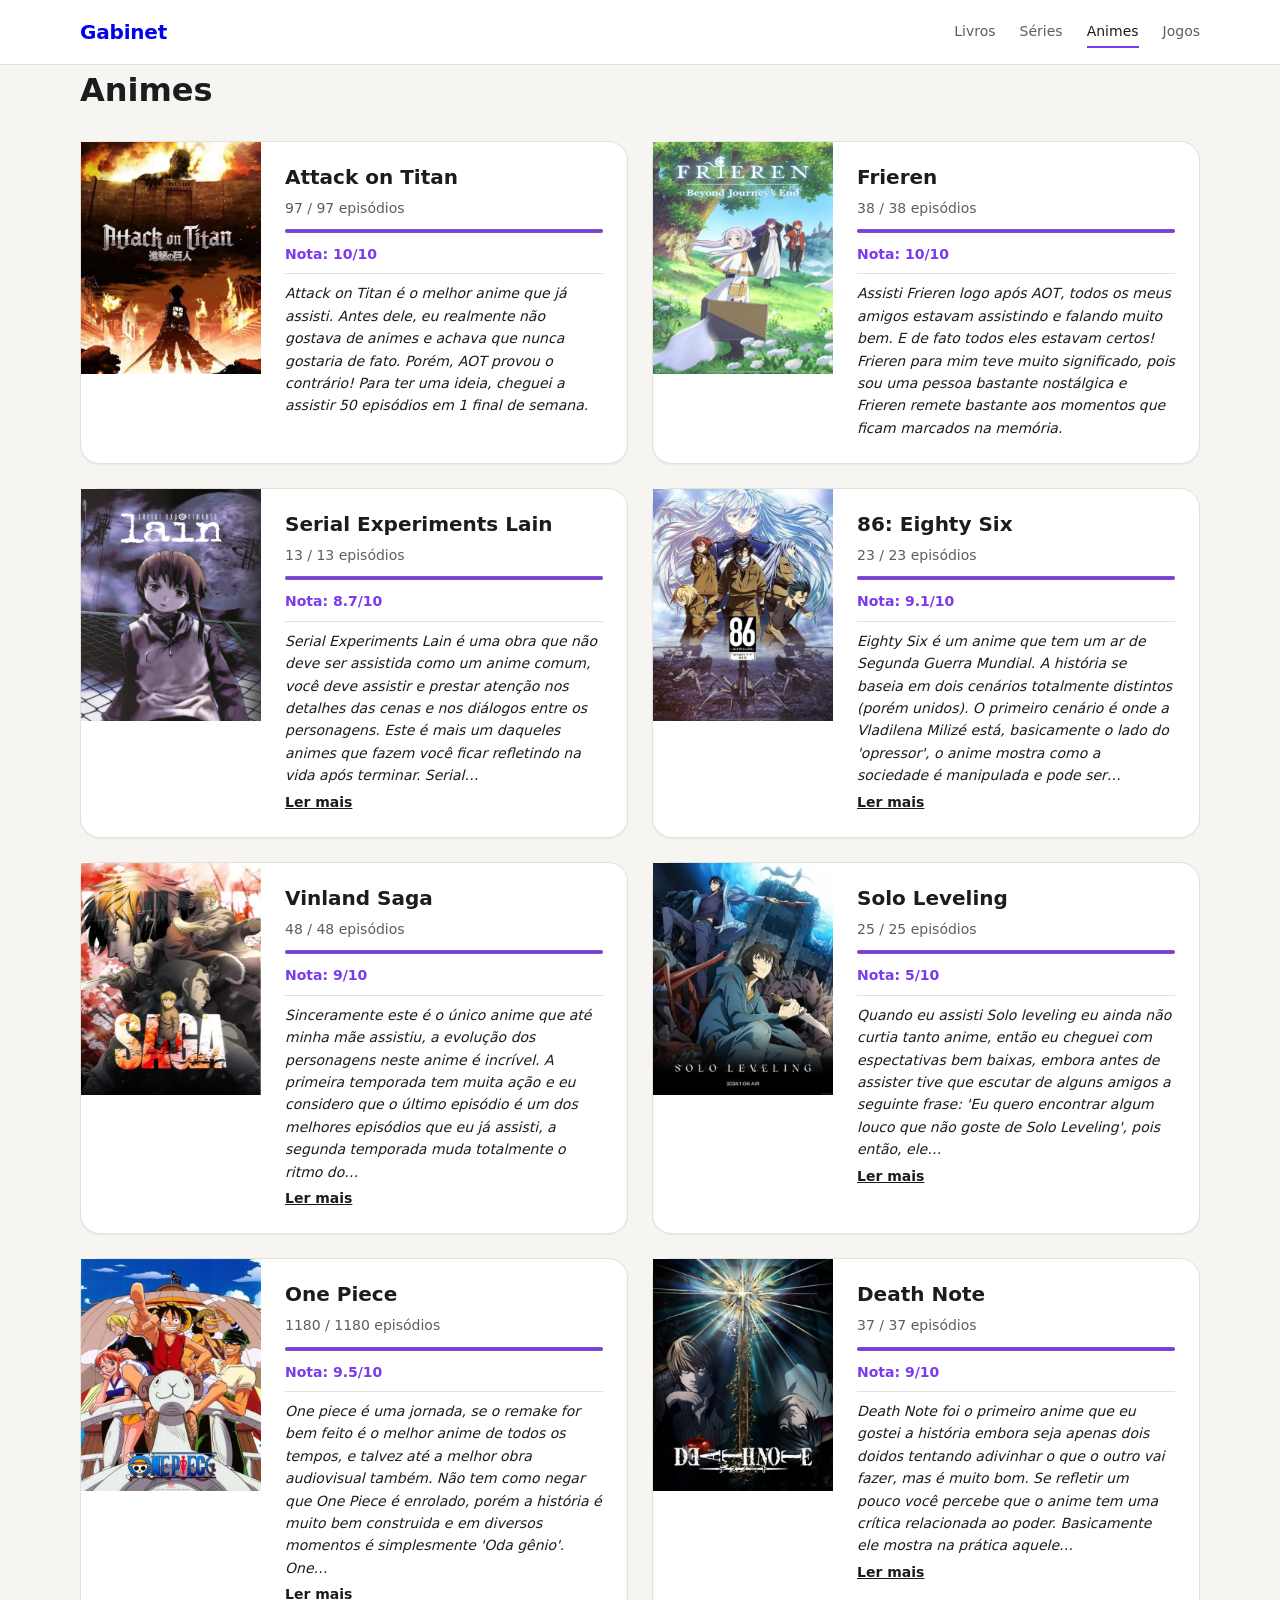
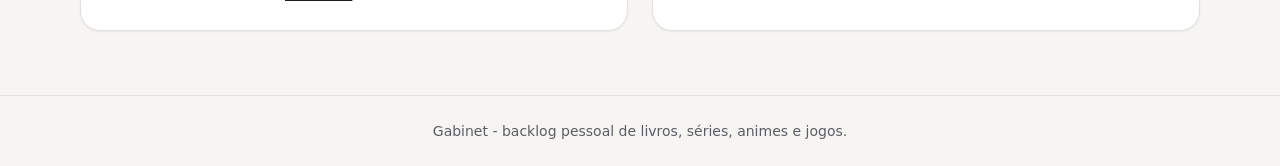
<file: pages/animes/animes.html>
<!DOCTYPE html>
<html lang="pt-BR" class="is-loading">
<head>
  <meta charset="UTF-8">
  <meta name="viewport" content="width=device-width, initial-scale=1">
  <title>Animes · Gabinet</title>
  <link rel="stylesheet" href="../../root.css">
  <link rel="stylesheet" href="../layout.css">
  <link rel="stylesheet" href="animes.css">
  <noscript><style>.is-loading body { visibility: visible; }</style></noscript>
  <script type="module" src="animes.js"></script>
</head>
<body>
  <div id="header"></div>

  <main id="conteudo" class="page">
    <h1>Animes</h1>
    <ul id="anime-list" class="anime-list"></ul>
  </main>

  <div id="footer"></div>
</body>
</html>
</file>
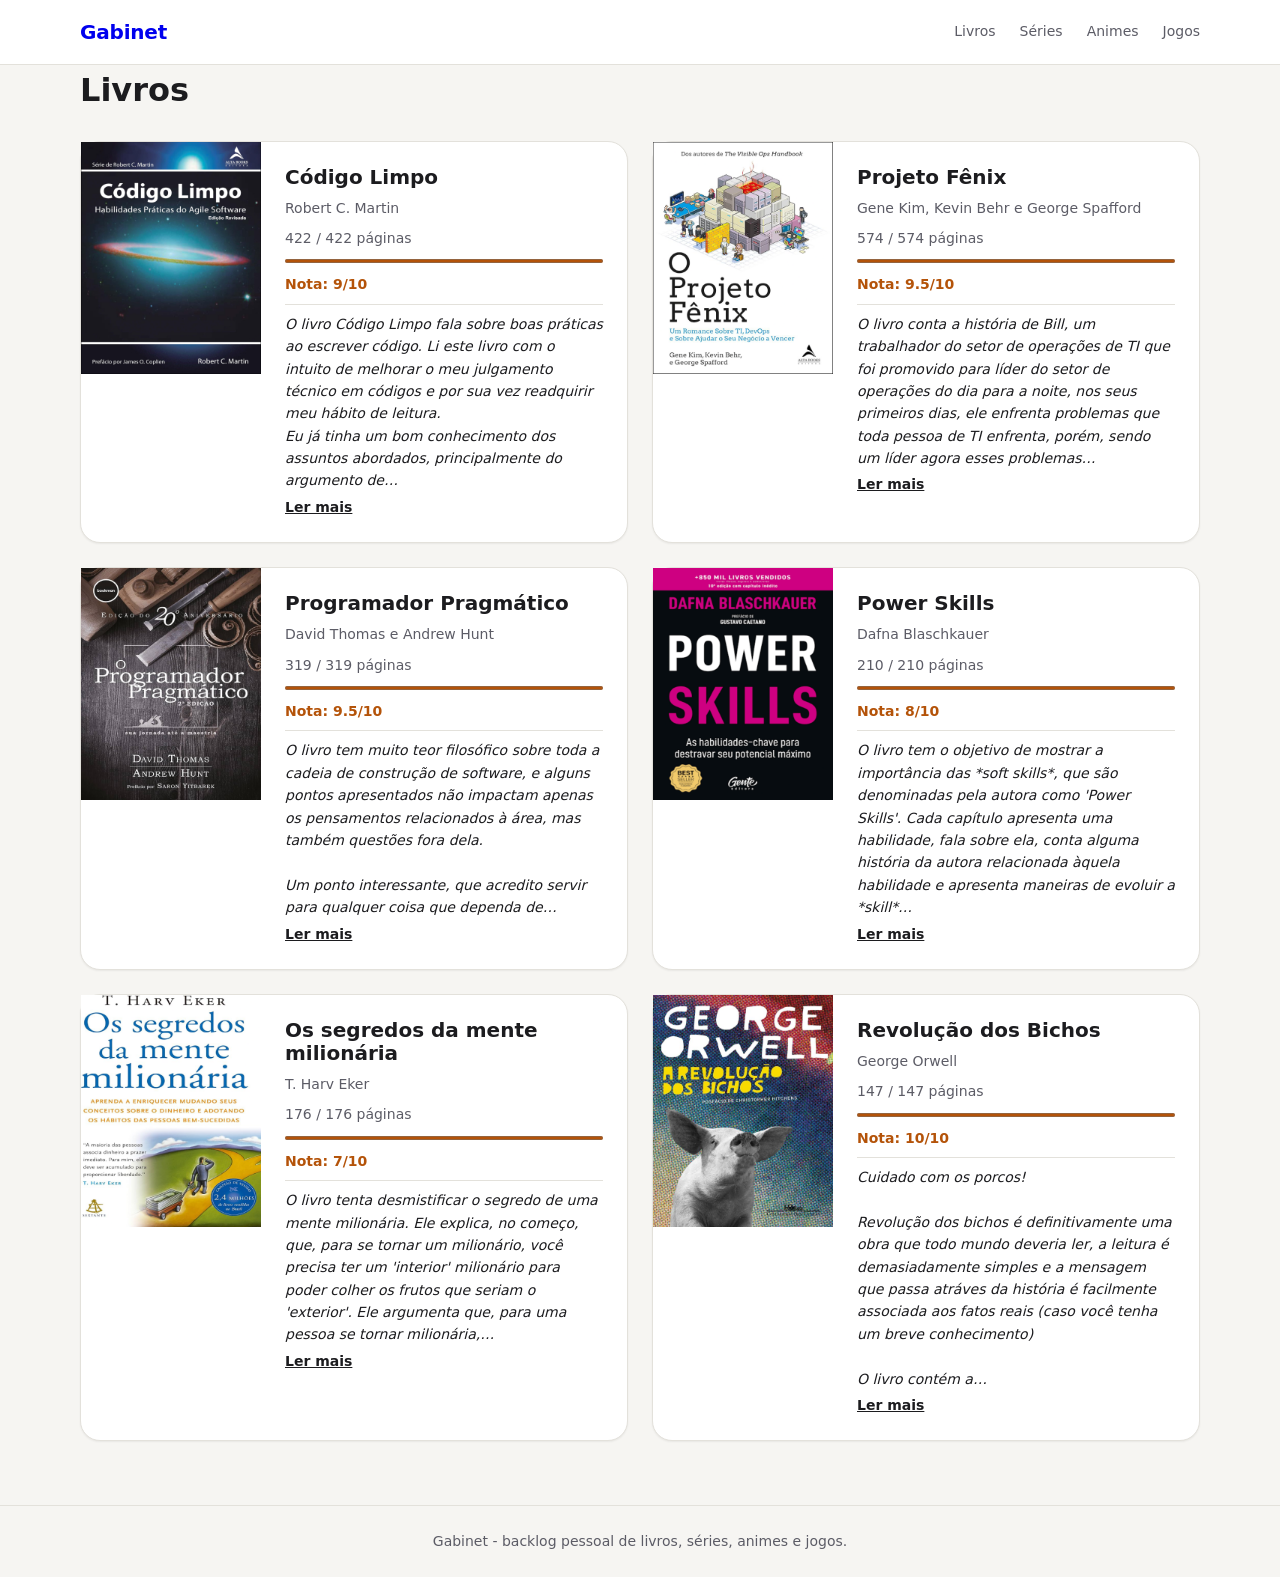
<file: pages/books/books.html>
<!DOCTYPE html>
<html lang="pt-BR" class="is-loading">
<head>
  <meta charset="UTF-8">
  <meta name="viewport" content="width=device-width, initial-scale=1">
  <title>Livros · Gabinet</title>
  <link rel="stylesheet" href="../../root.css">
  <link rel="stylesheet" href="../layout.css">
  <link rel="stylesheet" href="books.css">
  <noscript><style>.is-loading body { visibility: visible; }</style></noscript>
  <script type="module" src="books.js"></script>
</head>
<body>
  <div id="header"></div>

  <main id="conteudo" class="page">
    <h1>Livros</h1>
    <ul id="livros-list" class="livros-list"></ul>
  </main>

  <div id="footer"></div>
</body>
</html>
</file>
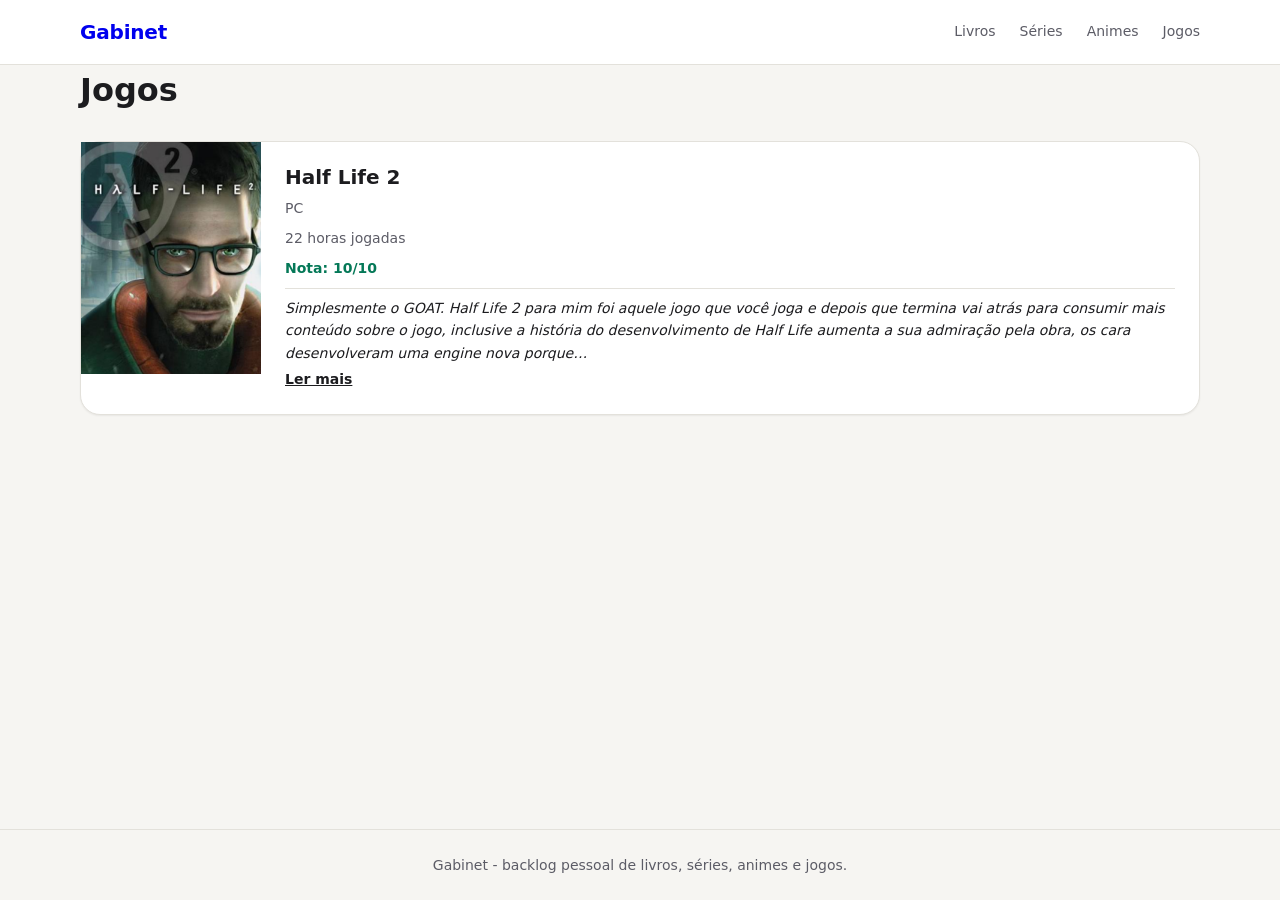
<file: pages/games/games.html>
<!DOCTYPE html>
<html lang="pt-BR" class="is-loading">
<head>
  <meta charset="UTF-8">
  <meta name="viewport" content="width=device-width, initial-scale=1">
  <title>Jogos · Gabinet</title>
  <link rel="stylesheet" href="../../root.css">
  <link rel="stylesheet" href="../layout.css">
  <link rel="stylesheet" href="games.css">
  <noscript><style>.is-loading body { visibility: visible; }</style></noscript>
  <script type="module" src="games.js"></script>
</head>
<body>
  <div id="header"></div>

  <main id="conteudo" class="page">
    <h1>Jogos</h1>
    <ul id="jogos-list" class="jogos-list"></ul>
  </main>

  <div id="footer"></div>
</body>
</html>
</file>
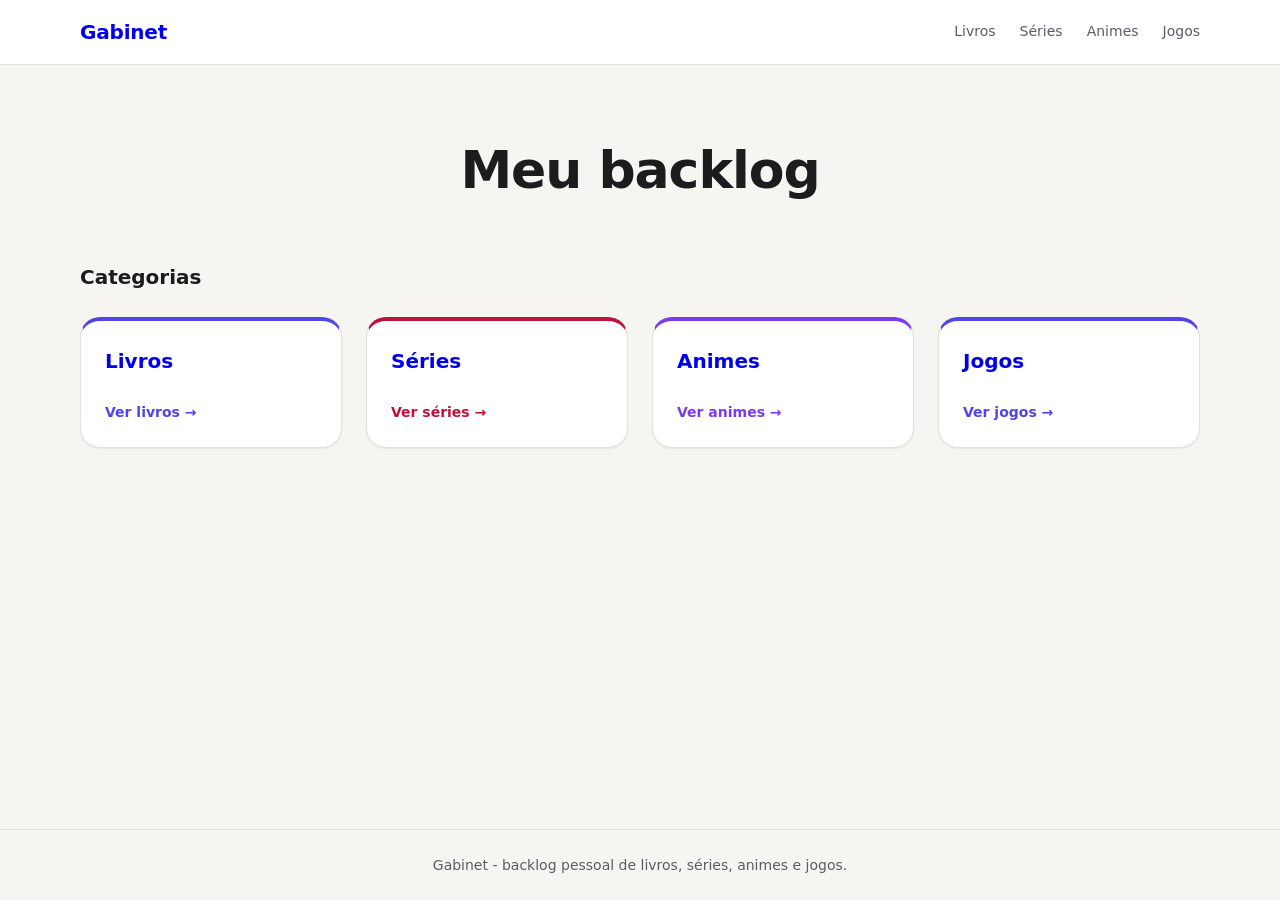
<file: pages/home/home.html>
<!DOCTYPE html>
<html lang="pt-BR" class="is-loading">
<head>
  <meta charset="UTF-8">
  <meta name="viewport" content="width=device-width, initial-scale=1">
  <title>Gabinet</title>
  <link rel="stylesheet" href="../../root.css">
  <link rel="stylesheet" href="../layout.css">
  <link rel="stylesheet" href="home.css">
  <noscript><style>.is-loading body { visibility: visible; }</style></noscript>
  <script type="module" src="home.js"></script>
</head>
<body>
  <div id="header"></div>

  <main id="conteudo" class="page">
    <section class="hero">
      <h1 class="hero__title">Meu backlog</h1>
    </section>

    <section class="categories" aria-labelledby="categorias-titulo">
      <h2 id="categorias-titulo" class="categories__title">Categorias</h2>
      <ul id="category-list" class="category-list"></ul>
    </section>
  </main>

  <div id="footer"></div>
</body>
</html>
</file>
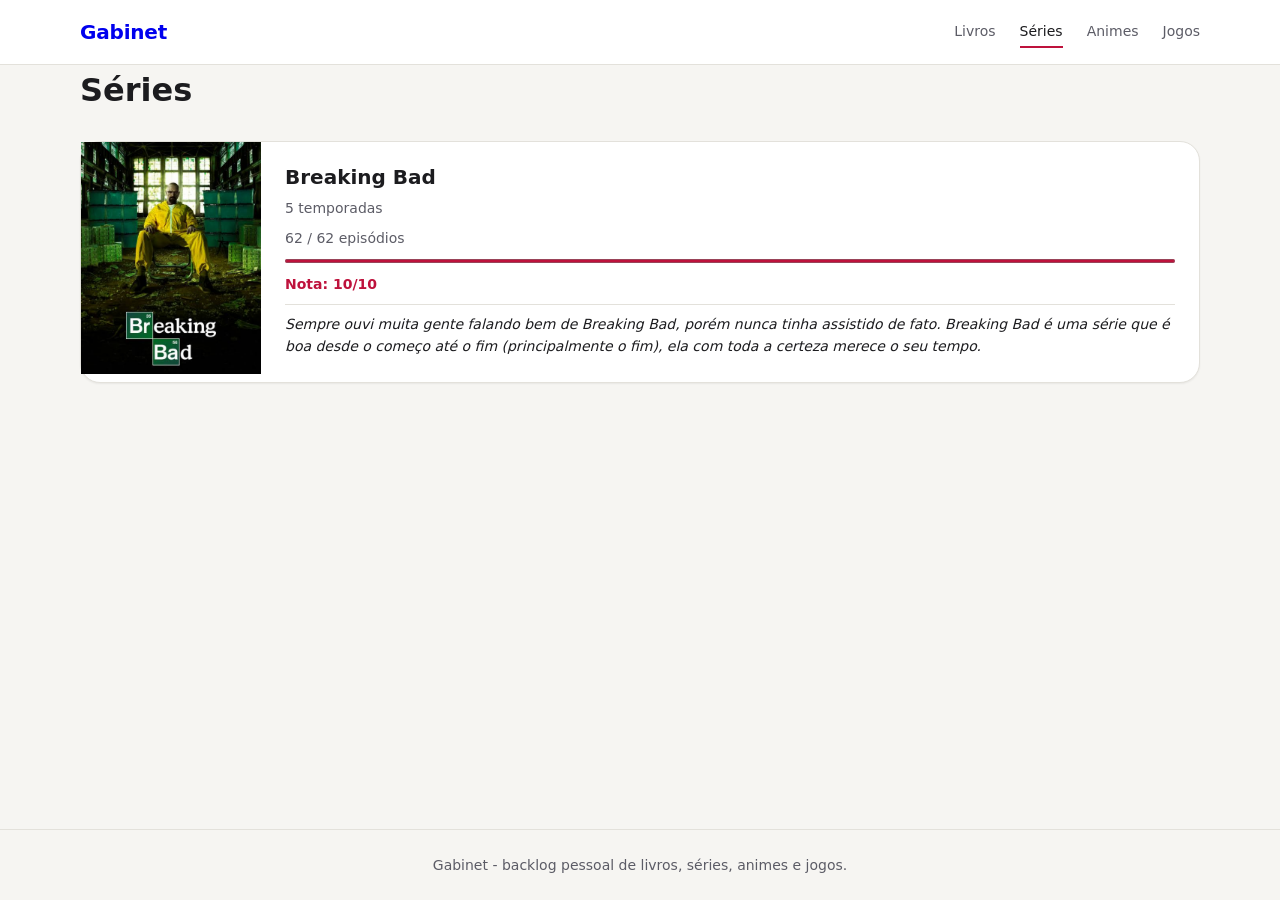
<file: pages/series/series.html>
<!DOCTYPE html>
<html lang="pt-BR" class="is-loading">
<head>
  <meta charset="UTF-8">
  <meta name="viewport" content="width=device-width, initial-scale=1">
  <title>Séries · Gabinet</title>
  <link rel="stylesheet" href="../../root.css">
  <link rel="stylesheet" href="../layout.css">
  <link rel="stylesheet" href="series.css">
  <noscript><style>.is-loading body { visibility: visible; }</style></noscript>
  <script type="module" src="series.js"></script>
</head>
<body>
  <div id="header"></div>

  <main id="conteudo" class="page">
    <h1>Séries</h1>
    <ul id="series-list" class="series-list"></ul>
  </main>

  <div id="footer"></div>
</body>
</html>
</file>
<file: root.css>
:root {
  color-scheme: light dark;

  /* Cores */
  --color-bg: #f6f5f2;
  --color-surface: #ffffff;
  --color-text: #1c1c1f;
  --color-text-muted: #5c5c66;
  --color-border: #e3e1db;
  --color-primary: #4f46e5;

  /* Cores por categoria */
  --color-livros: #b45309;
  --color-series: #be123c;
  --color-animes: #7c3aed;
  --color-jogos: #047857;

  /* Tipografia */
  --font-sans: system-ui, -apple-system, "Segoe UI", Roboto, "Helvetica Neue", Arial, sans-serif;
  --font-size-sm: 0.875rem;
  --font-size-base: 1rem;
  --font-size-lg: 1.25rem;
  --font-size-xl: clamp(2rem, 1.4rem + 3vw, 3.25rem);
  --font-weight-medium: 500;
  --font-weight-bold: 700;
  --font-weight-black: 800;
  --line-height-tight: 1.15;
  --line-height-base: 1.6;

  /* Espaçamento */
  --space-1: 0.25rem;
  --space-2: 0.5rem;
  --space-3: 0.75rem;
  --space-4: 1rem;
  --space-6: 1.5rem;
  --space-8: 2rem;
  --space-12: 3rem;
  --space-16: 4rem;

  /* Layout */
  --container-width: 72rem;

  /* Efeitos */
  --radius-md: 0.75rem;
  --radius-lg: 1.25rem;
  --radius-full: 999px;
  --shadow-sm: 0 1px 2px rgb(0 0 0 / 0.06);
  --shadow-md: 0 10px 28px rgb(0 0 0 / 0.1);
  --transition-fast: 150ms ease;
}

@media (prefers-color-scheme: dark) {
  :root {
    --color-bg: #121214;
    --color-surface: #1c1c21;
    --color-text: #f2f2f5;
    --color-text-muted: #a4a4b0;
    --color-border: #2f2f37;
    --color-primary: #a5b4fc;

    --color-livros: #fbbf24;
    --color-series: #fb7185;
    --color-animes: #c4b5fd;
    --color-jogos: #34d399;

    --shadow-sm: 0 1px 2px rgb(0 0 0 / 0.4);
    --shadow-md: 0 10px 28px rgb(0 0 0 / 0.5);
  }
}

* {
  box-sizing: border-box;
  margin: 0;
  padding: 0;
}

/* Base */

body {
  font-family: var(--font-sans);
  font-size: var(--font-size-base);
  line-height: var(--line-height-base);
  color: var(--color-text);
  background-color: var(--color-bg);
}

/* Esconde a página até os estilos dos componentes carregarem (ver pages/layout.js) */
.is-loading body {
  visibility: hidden;
}

ul, ol {
    list-style: none
}
</file>
<file: pages/layout.css>
/* ==========================================================================
   Layout — estrutura compartilhada entre todas as páginas
   ========================================================================== */

body {
  display: flex;
  flex-direction: column;
  min-height: 100vh;
}

main {
  flex: 1;
}

/* Container centralizado do conteúdo principal */
.page {
  width: 100%;
  max-width: var(--container-width);
  margin-inline: auto;
  padding-inline: var(--space-4);
}
</file>
<file: pages/animes/animes.css>
/* ==========================================================================
   Animes
   ========================================================================== */

:root {
  --page-accent: var(--color-animes);
}

.anime-list {
  display: grid;
  grid-template-columns: repeat(auto-fit, minmax(min(100%, 520px), 1fr));
  gap: var(--space-6);
  padding-block: var(--space-6) var(--space-16);
}

.anime-list__empty {
  padding-block: var(--space-6);
  color: var(--color-text-muted);
}
</file>
<file: pages/books/books.css>
:root {
  --page-accent: var(--color-livros);
}

.livros-list {
  display: grid;
  grid-template-columns: repeat(auto-fit, minmax(min(100%, 520px), 1fr));
  gap: var(--space-6);
  padding-block: var(--space-6) var(--space-16);
}

.livros-list__empty {
  padding-block: var(--space-6);
  color: var(--color-text-muted);
}
</file>
<file: pages/games/games.css>
:root {
  --page-accent: var(--color-jogos);
}

.jogos-list {
  display: grid;
  grid-template-columns: repeat(auto-fit, minmax(min(100%, 520px), 1fr));
  gap: var(--space-6);
  padding-block: var(--space-6) var(--space-16);
}

.jogos-list__empty {
  padding-block: var(--space-6);
  color: var(--color-text-muted);
}
</file>
<file: pages/home/home.css>
/* ==========================================================================
   Home — landing page
   ========================================================================== */

.hero {
  padding-block: var(--space-16) var(--space-12);
  text-align: center;
}

.hero__title {
  font-size: var(--font-size-xl);
  font-weight: var(--font-weight-black);
  letter-spacing: -0.02em;
}

.categories {
  padding-bottom: var(--space-16);
}

.categories__title {
  margin-bottom: var(--space-6);
  font-size: var(--font-size-lg);
}

.category-list {
  display: grid;
  grid-template-columns: repeat(auto-fit, minmax(220px, 1fr));
  gap: var(--space-6);
}
</file>
<file: pages/series/series.css>
/* ==========================================================================
   Séries
   ========================================================================== */

:root {
  --page-accent: var(--color-series);
}

.series-list {
  display: grid;
  grid-template-columns: repeat(auto-fit, minmax(min(100%, 520px), 1fr));
  gap: var(--space-6);
  padding-block: var(--space-6) var(--space-16);
}

.series-list__empty {
  padding-block: var(--space-6);
  color: var(--color-text-muted);
}
</file>
